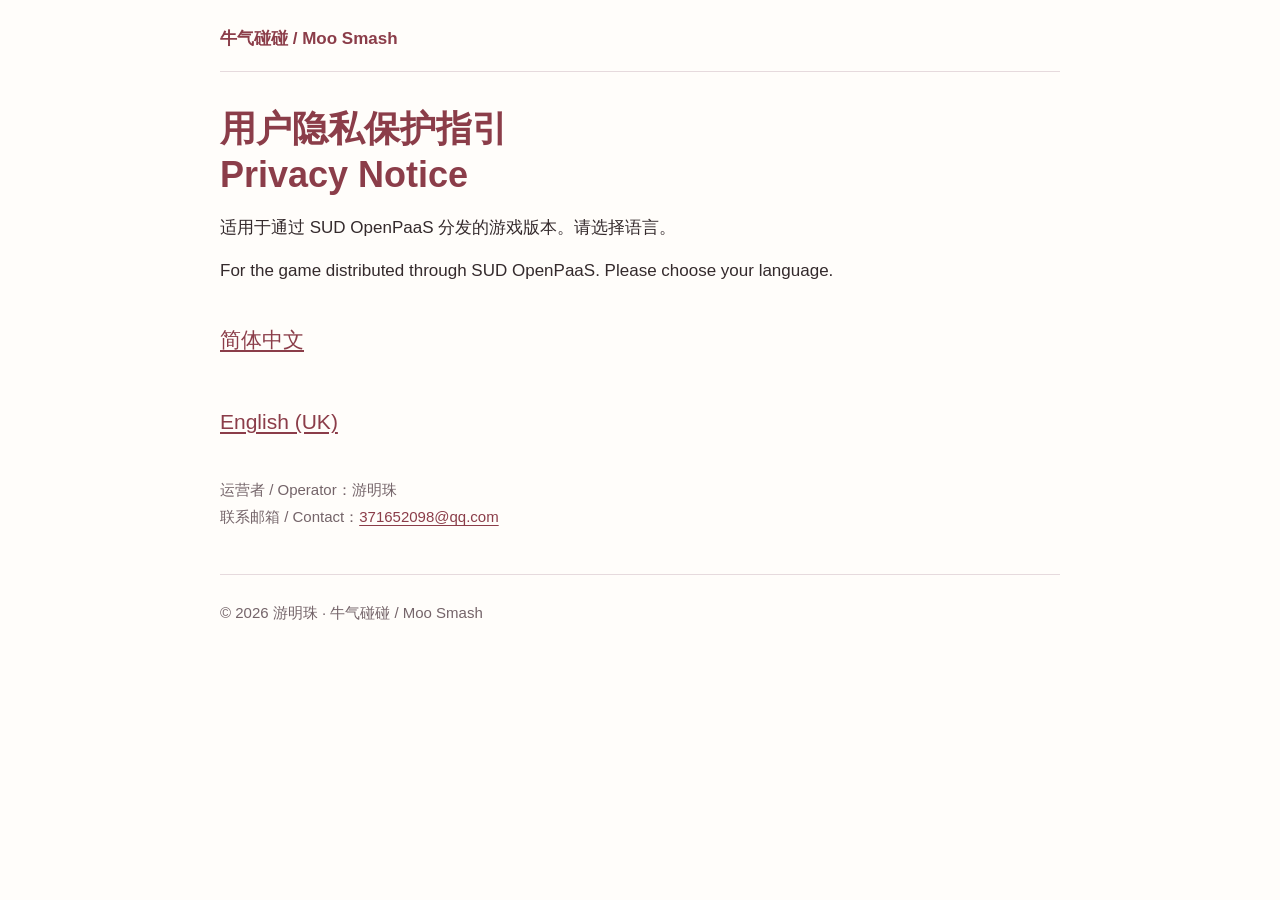
<file: index.html>
<!doctype html>
<html lang="zh-CN">
<head>
  <meta charset="utf-8">
  <meta name="viewport" content="width=device-width, initial-scale=1">
  <meta name="referrer" content="no-referrer">
  <meta name="description" content="牛气碰碰 / Moo Smash 的 OpenPaaS 版用户隐私保护指引。">
  <title>牛气碰碰 / Moo Smash — 隐私保护指引 / Privacy Notice</title>
  <link rel="stylesheet" href="style.css">
</head>
<body>
  <header><a class="brand" href="./">牛气碰碰 / Moo Smash</a></header>
  <main>
    <h1>用户隐私保护指引<br><span lang="en-GB">Privacy Notice</span></h1>
    <p>适用于通过 SUD OpenPaaS 分发的游戏版本。请选择语言。</p>
    <p lang="en-GB">For the game distributed through SUD OpenPaaS. Please choose your language.</p>
    <ul class="language-links">
      <li><a href="zh-CN/" lang="zh-CN" hreflang="zh-CN">简体中文</a></li>
      <li><a href="en-GB/" lang="en-GB" hreflang="en-GB">English (UK)</a></li>
    </ul>
    <p class="meta">运营者 / Operator：游明珠<br>联系邮箱 / Contact：<a href="mailto:371652098@qq.com">371652098@qq.com</a></p>
  </main>
  <footer>© 2026 游明珠 · 牛气碰碰 / Moo Smash</footer>
</body>
</html>
</file>
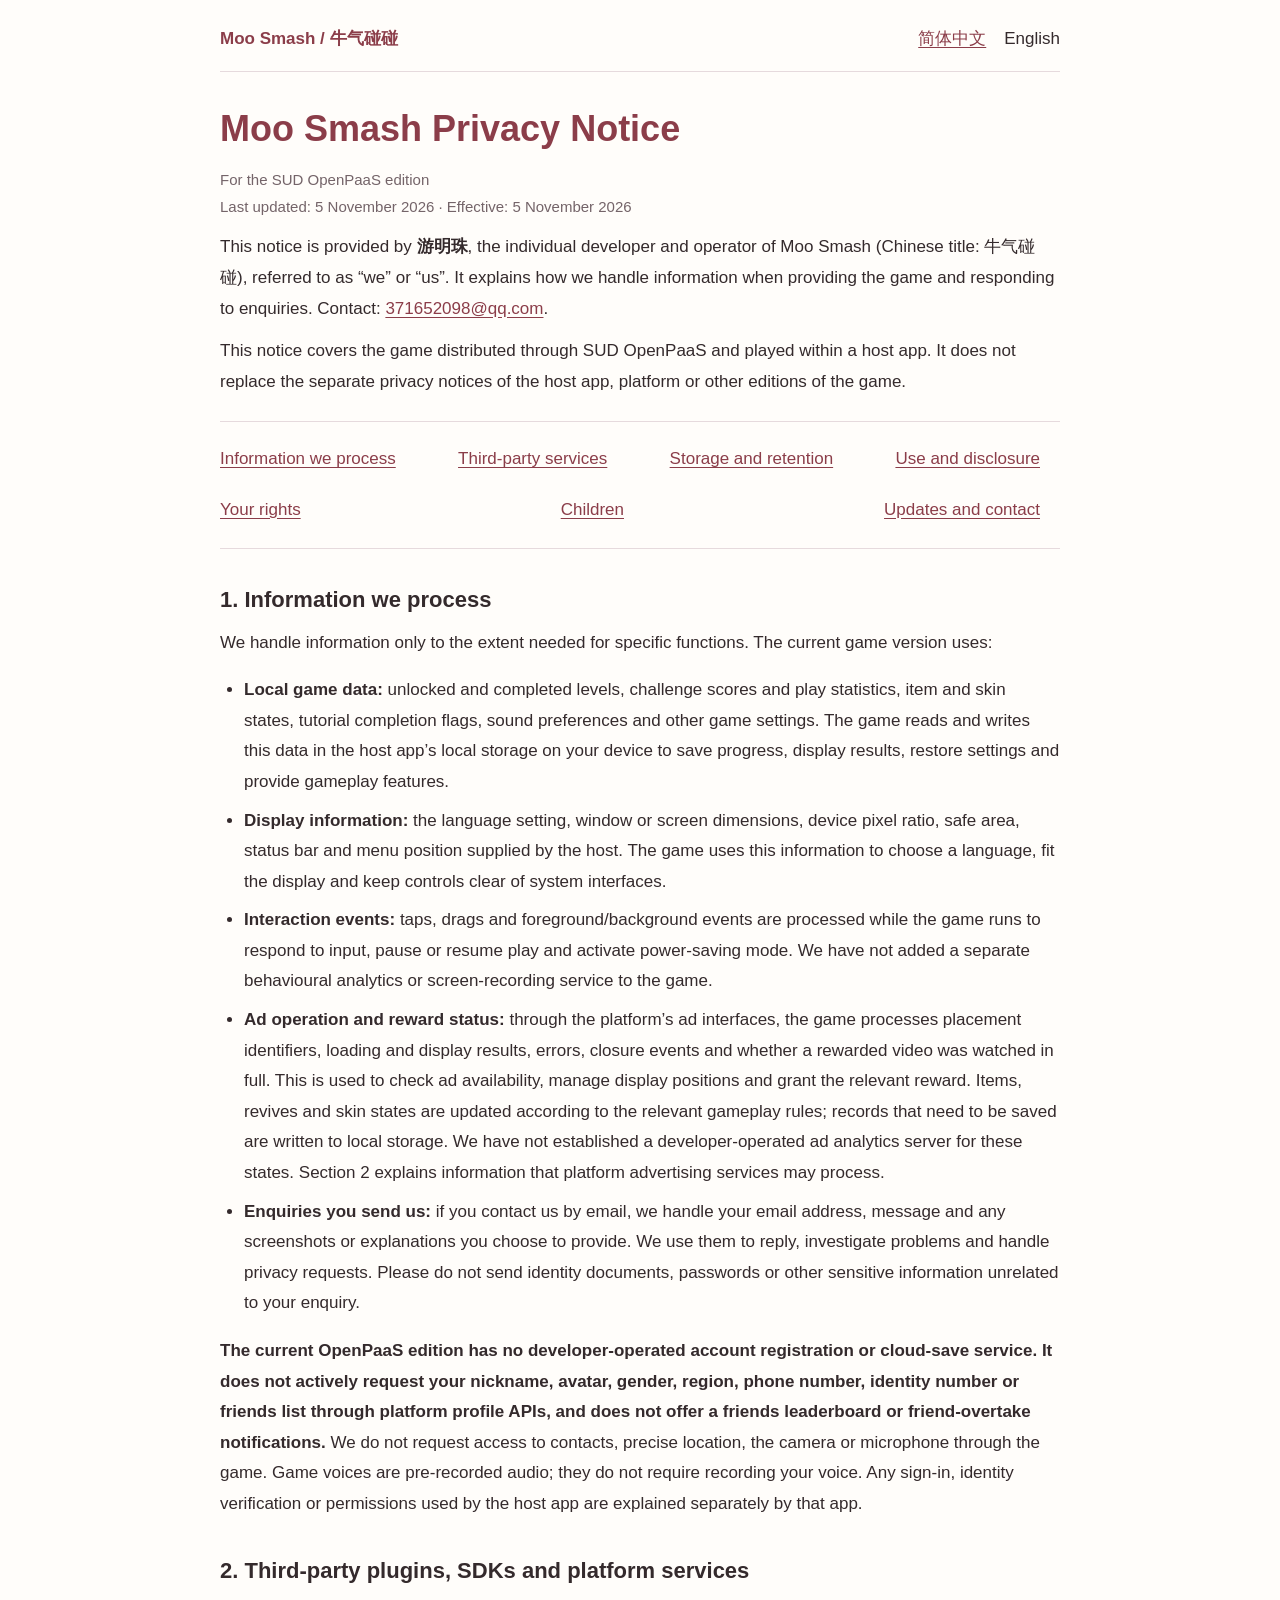
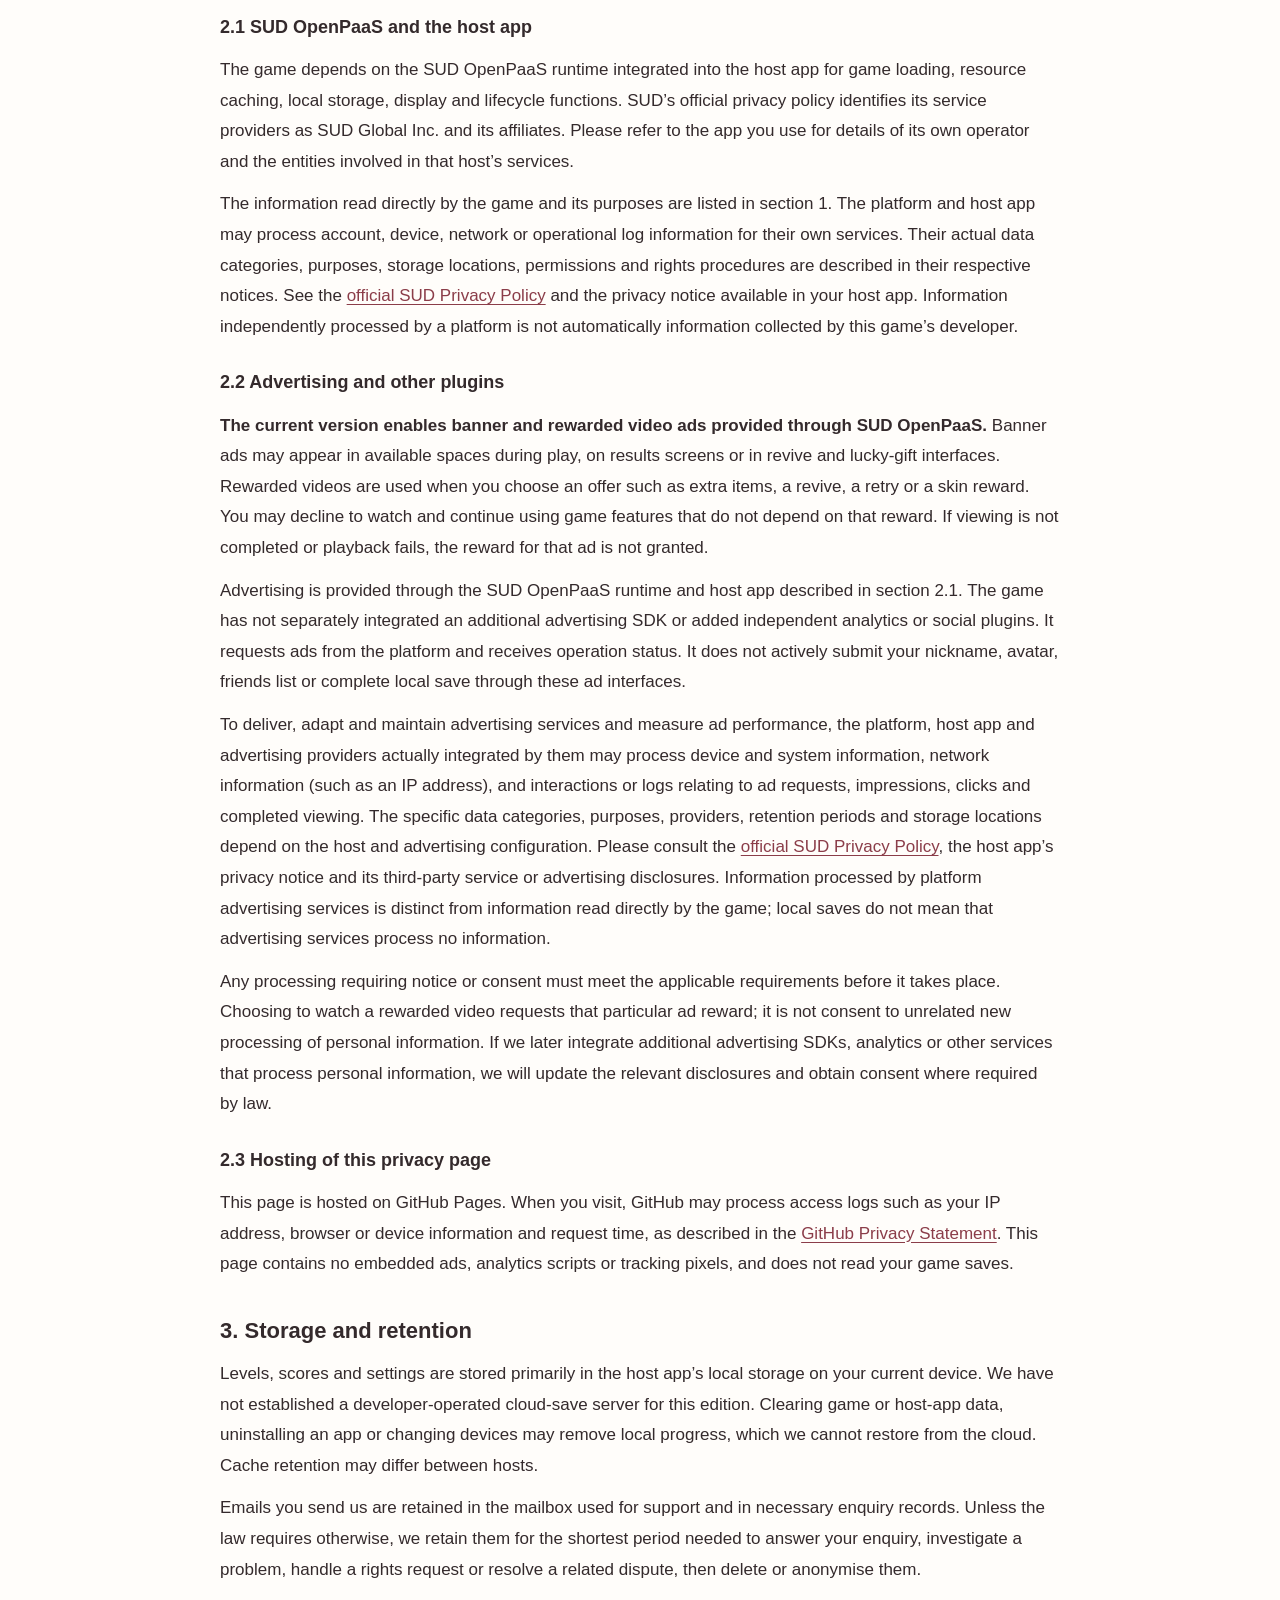
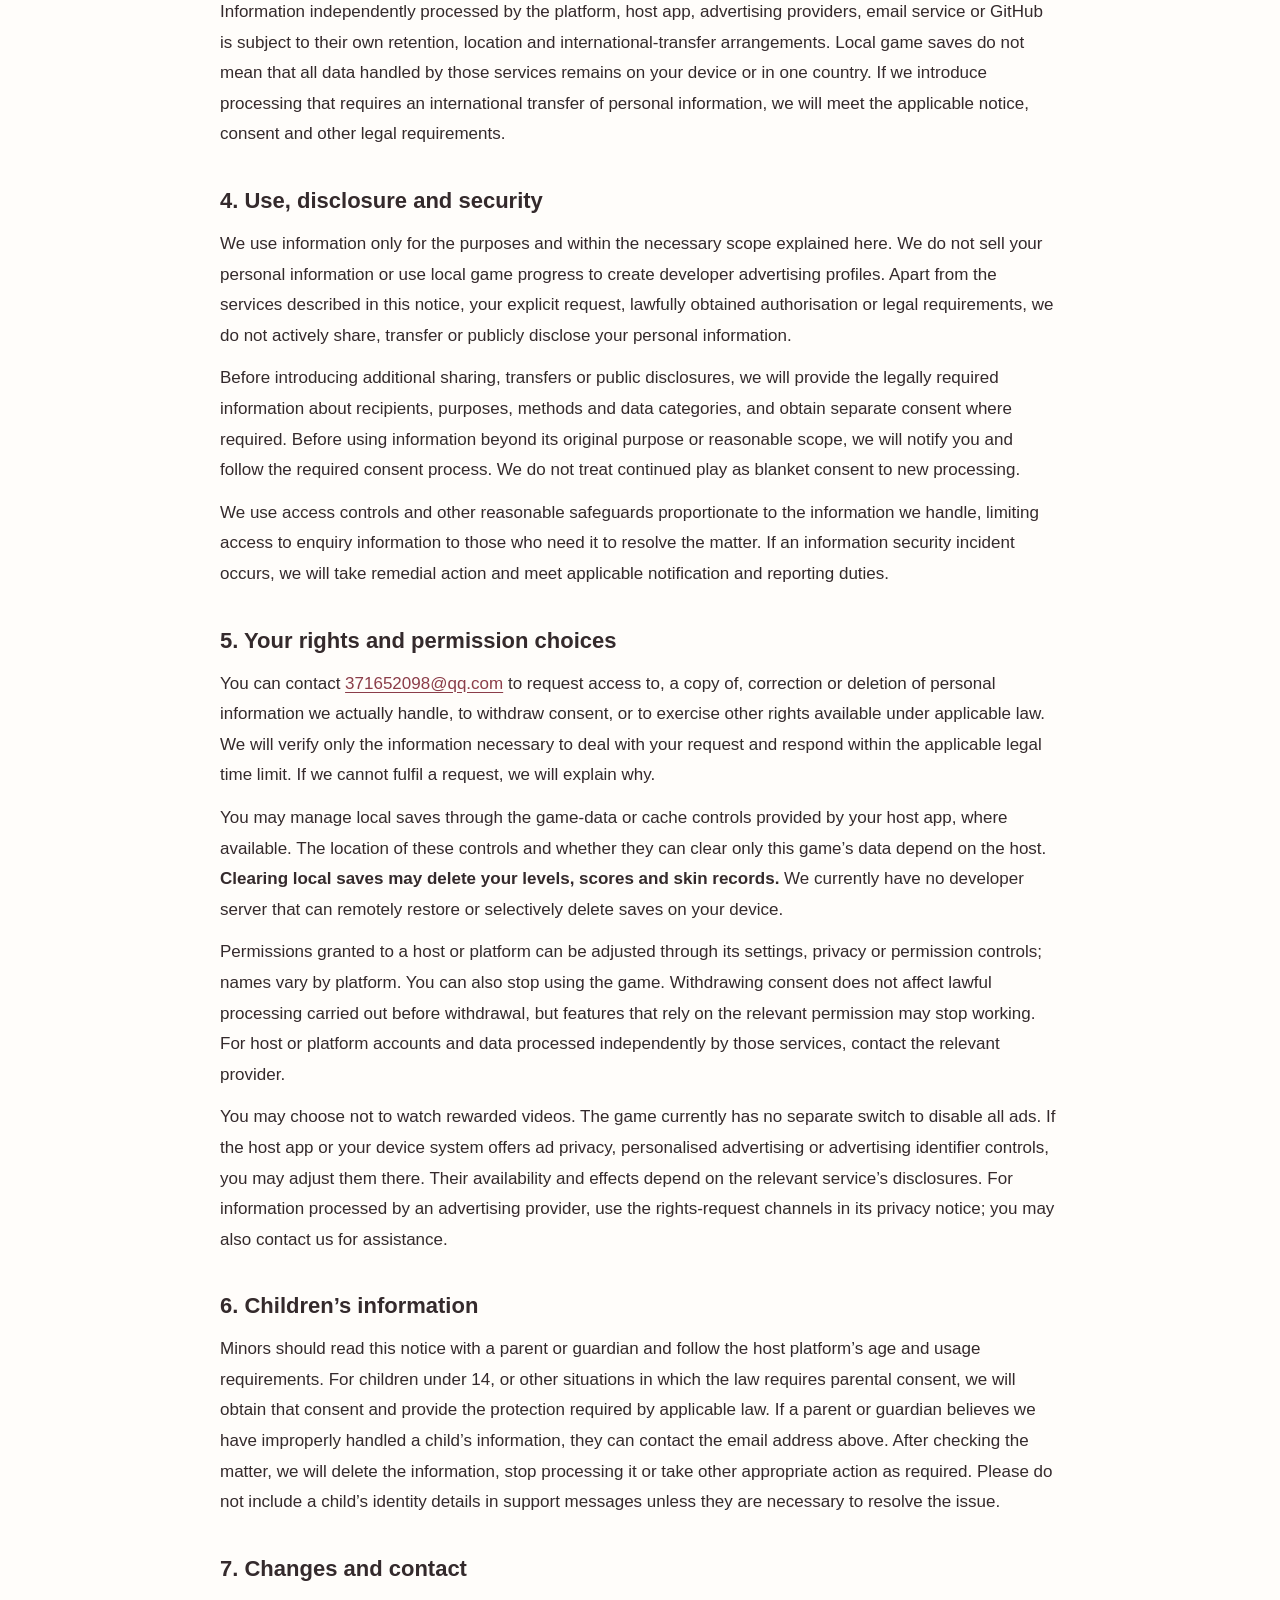
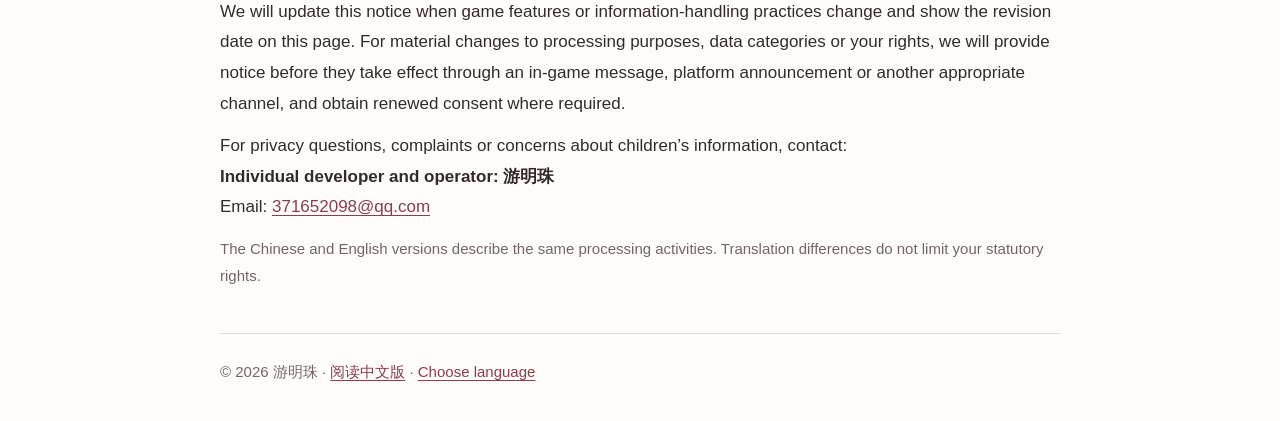
<file: en-GB/index.html>
<!doctype html>
<html lang="en-GB">
<head>
  <meta charset="utf-8">
  <meta name="viewport" content="width=device-width, initial-scale=1">
  <meta name="referrer" content="no-referrer">
  <meta name="description" content="Privacy notice for Moo Smash on SUD OpenPaaS: local saves, platform advertising services, information use, retention and your rights.">
  <title>Moo Smash — Privacy Notice</title>
  <link rel="stylesheet" href="../style.css">
  <link rel="alternate" hreflang="zh-CN" href="../zh-CN/">
</head>
<body>
  <header><nav aria-label="Page navigation"><a class="brand" href="../">Moo Smash / 牛气碰碰</a><div class="languages"><a href="../zh-CN/" lang="zh-CN" hreflang="zh-CN">简体中文</a><span aria-current="page">English</span></div></nav></header>
  <main>
    <h1>Moo Smash Privacy Notice</h1>
    <p class="meta">For the SUD OpenPaaS edition<br>Last updated: 5 November 2026 · Effective: 5 November 2026</p>
    <p>This notice is provided by <strong>游明珠</strong>, the individual developer and operator of Moo Smash (Chinese title: 牛气碰碰), referred to as “we” or “us”. It explains how we handle information when providing the game and responding to enquiries. Contact: <a href="mailto:371652098@qq.com">371652098@qq.com</a>.</p>
    <p>This notice covers the game distributed through SUD OpenPaaS and played within a host app. It does not replace the separate privacy notices of the host app, platform or other editions of the game.</p>
    <nav class="toc" aria-label="Contents"><a href="#information">Information we process</a><a href="#services">Third-party services</a><a href="#storage">Storage and retention</a><a href="#use">Use and disclosure</a><a href="#rights">Your rights</a><a href="#children">Children</a><a href="#updates">Updates and contact</a></nav>

    <h2 id="information">1. Information we process</h2>
    <p>We handle information only to the extent needed for specific functions. The current game version uses:</p>
    <ul>
      <li><strong>Local game data:</strong> unlocked and completed levels, challenge scores and play statistics, item and skin states, tutorial completion flags, sound preferences and other game settings. The game reads and writes this data in the host app’s local storage on your device to save progress, display results, restore settings and provide gameplay features.</li>
      <li><strong>Display information:</strong> the language setting, window or screen dimensions, device pixel ratio, safe area, status bar and menu position supplied by the host. The game uses this information to choose a language, fit the display and keep controls clear of system interfaces.</li>
      <li><strong>Interaction events:</strong> taps, drags and foreground/background events are processed while the game runs to respond to input, pause or resume play and activate power-saving mode. We have not added a separate behavioural analytics or screen-recording service to the game.</li>
      <li><strong>Ad operation and reward status:</strong> through the platform’s ad interfaces, the game processes placement identifiers, loading and display results, errors, closure events and whether a rewarded video was watched in full. This is used to check ad availability, manage display positions and grant the relevant reward. Items, revives and skin states are updated according to the relevant gameplay rules; records that need to be saved are written to local storage. We have not established a developer-operated ad analytics server for these states. Section 2 explains information that platform advertising services may process.</li>
      <li><strong>Enquiries you send us:</strong> if you contact us by email, we handle your email address, message and any screenshots or explanations you choose to provide. We use them to reply, investigate problems and handle privacy requests. Please do not send identity documents, passwords or other sensitive information unrelated to your enquiry.</li>
    </ul>
    <p><strong>The current OpenPaaS edition has no developer-operated account registration or cloud-save service. It does not actively request your nickname, avatar, gender, region, phone number, identity number or friends list through platform profile APIs, and does not offer a friends leaderboard or friend-overtake notifications.</strong> We do not request access to contacts, precise location, the camera or microphone through the game. Game voices are pre-recorded audio; they do not require recording your voice. Any sign-in, identity verification or permissions used by the host app are explained separately by that app.</p>

    <h2 id="services">2. Third-party plugins, SDKs and platform services</h2>
    <h3>2.1 SUD OpenPaaS and the host app</h3>
    <p>The game depends on the SUD OpenPaaS runtime integrated into the host app for game loading, resource caching, local storage, display and lifecycle functions. SUD’s official privacy policy identifies its service providers as SUD Global Inc. and its affiliates. Please refer to the app you use for details of its own operator and the entities involved in that host’s services.</p>
    <p>The information read directly by the game and its purposes are listed in section 1. The platform and host app may process account, device, network or operational log information for their own services. Their actual data categories, purposes, storage locations, permissions and rights procedures are described in their respective notices. See the <a href="https://www.sud.tech/en/privacy" rel="external noreferrer">official SUD Privacy Policy</a> and the privacy notice available in your host app. Information independently processed by a platform is not automatically information collected by this game’s developer.</p>
    <h3>2.2 Advertising and other plugins</h3>
    <p><strong>The current version enables banner and rewarded video ads provided through SUD OpenPaaS.</strong> Banner ads may appear in available spaces during play, on results screens or in revive and lucky-gift interfaces. Rewarded videos are used when you choose an offer such as extra items, a revive, a retry or a skin reward. You may decline to watch and continue using game features that do not depend on that reward. If viewing is not completed or playback fails, the reward for that ad is not granted.</p>
    <p>Advertising is provided through the SUD OpenPaaS runtime and host app described in section 2.1. The game has not separately integrated an additional advertising SDK or added independent analytics or social plugins. It requests ads from the platform and receives operation status. It does not actively submit your nickname, avatar, friends list or complete local save through these ad interfaces.</p>
    <p>To deliver, adapt and maintain advertising services and measure ad performance, the platform, host app and advertising providers actually integrated by them may process device and system information, network information (such as an IP address), and interactions or logs relating to ad requests, impressions, clicks and completed viewing. The specific data categories, purposes, providers, retention periods and storage locations depend on the host and advertising configuration. Please consult the <a href="https://www.sud.tech/en/privacy" rel="external noreferrer">official SUD Privacy Policy</a>, the host app’s privacy notice and its third-party service or advertising disclosures. Information processed by platform advertising services is distinct from information read directly by the game; local saves do not mean that advertising services process no information.</p>
    <p>Any processing requiring notice or consent must meet the applicable requirements before it takes place. Choosing to watch a rewarded video requests that particular ad reward; it is not consent to unrelated new processing of personal information. If we later integrate additional advertising SDKs, analytics or other services that process personal information, we will update the relevant disclosures and obtain consent where required by law.</p>
    <h3>2.3 Hosting of this privacy page</h3>
    <p>This page is hosted on GitHub Pages. When you visit, GitHub may process access logs such as your IP address, browser or device information and request time, as described in the <a href="https://docs.github.com/en/site-policy/privacy-policies/github-general-privacy-statement" rel="external noreferrer">GitHub Privacy Statement</a>. This page contains no embedded ads, analytics scripts or tracking pixels, and does not read your game saves.</p>

    <h2 id="storage">3. Storage and retention</h2>
    <p>Levels, scores and settings are stored primarily in the host app’s local storage on your current device. We have not established a developer-operated cloud-save server for this edition. Clearing game or host-app data, uninstalling an app or changing devices may remove local progress, which we cannot restore from the cloud. Cache retention may differ between hosts.</p>
    <p>Emails you send us are retained in the mailbox used for support and in necessary enquiry records. Unless the law requires otherwise, we retain them for the shortest period needed to answer your enquiry, investigate a problem, handle a rights request or resolve a related dispute, then delete or anonymise them.</p>
    <p>Information independently processed by the platform, host app, advertising providers, email service or GitHub is subject to their own retention, location and international-transfer arrangements. Local game saves do not mean that all data handled by those services remains on your device or in one country. If we introduce processing that requires an international transfer of personal information, we will meet the applicable notice, consent and other legal requirements.</p>

    <h2 id="use">4. Use, disclosure and security</h2>
    <p>We use information only for the purposes and within the necessary scope explained here. We do not sell your personal information or use local game progress to create developer advertising profiles. Apart from the services described in this notice, your explicit request, lawfully obtained authorisation or legal requirements, we do not actively share, transfer or publicly disclose your personal information.</p>
    <p>Before introducing additional sharing, transfers or public disclosures, we will provide the legally required information about recipients, purposes, methods and data categories, and obtain separate consent where required. Before using information beyond its original purpose or reasonable scope, we will notify you and follow the required consent process. We do not treat continued play as blanket consent to new processing.</p>
    <p>We use access controls and other reasonable safeguards proportionate to the information we handle, limiting access to enquiry information to those who need it to resolve the matter. If an information security incident occurs, we will take remedial action and meet applicable notification and reporting duties.</p>

    <h2 id="rights">5. Your rights and permission choices</h2>
    <p>You can contact <a href="mailto:371652098@qq.com">371652098@qq.com</a> to request access to, a copy of, correction or deletion of personal information we actually handle, to withdraw consent, or to exercise other rights available under applicable law. We will verify only the information necessary to deal with your request and respond within the applicable legal time limit. If we cannot fulfil a request, we will explain why.</p>
    <p>You may manage local saves through the game-data or cache controls provided by your host app, where available. The location of these controls and whether they can clear only this game’s data depend on the host. <strong>Clearing local saves may delete your levels, scores and skin records.</strong> We currently have no developer server that can remotely restore or selectively delete saves on your device.</p>
    <p>Permissions granted to a host or platform can be adjusted through its settings, privacy or permission controls; names vary by platform. You can also stop using the game. Withdrawing consent does not affect lawful processing carried out before withdrawal, but features that rely on the relevant permission may stop working. For host or platform accounts and data processed independently by those services, contact the relevant provider.</p>
    <p>You may choose not to watch rewarded videos. The game currently has no separate switch to disable all ads. If the host app or your device system offers ad privacy, personalised advertising or advertising identifier controls, you may adjust them there. Their availability and effects depend on the relevant service’s disclosures. For information processed by an advertising provider, use the rights-request channels in its privacy notice; you may also contact us for assistance.</p>

    <h2 id="children">6. Children’s information</h2>
    <p>Minors should read this notice with a parent or guardian and follow the host platform’s age and usage requirements. For children under 14, or other situations in which the law requires parental consent, we will obtain that consent and provide the protection required by applicable law. If a parent or guardian believes we have improperly handled a child’s information, they can contact the email address above. After checking the matter, we will delete the information, stop processing it or take other appropriate action as required. Please do not include a child’s identity details in support messages unless they are necessary to resolve the issue.</p>

    <h2 id="updates">7. Changes and contact</h2>
    <p>We will update this notice when game features or information-handling practices change and show the revision date on this page. For material changes to processing purposes, data categories or your rights, we will provide notice before they take effect through an in-game message, platform announcement or another appropriate channel, and obtain renewed consent where required.</p>
    <p>For privacy questions, complaints or concerns about children’s information, contact:<br><strong>Individual developer and operator: 游明珠</strong><br>Email: <a href="mailto:371652098@qq.com">371652098@qq.com</a></p>
    <p class="meta">The Chinese and English versions describe the same processing activities. Translation differences do not limit your statutory rights.</p>
  </main>
  <footer>© 2026 游明珠 · <a href="../zh-CN/" lang="zh-CN">阅读中文版</a> · <a href="../">Choose language</a></footer>
</body>
</html>
</file>
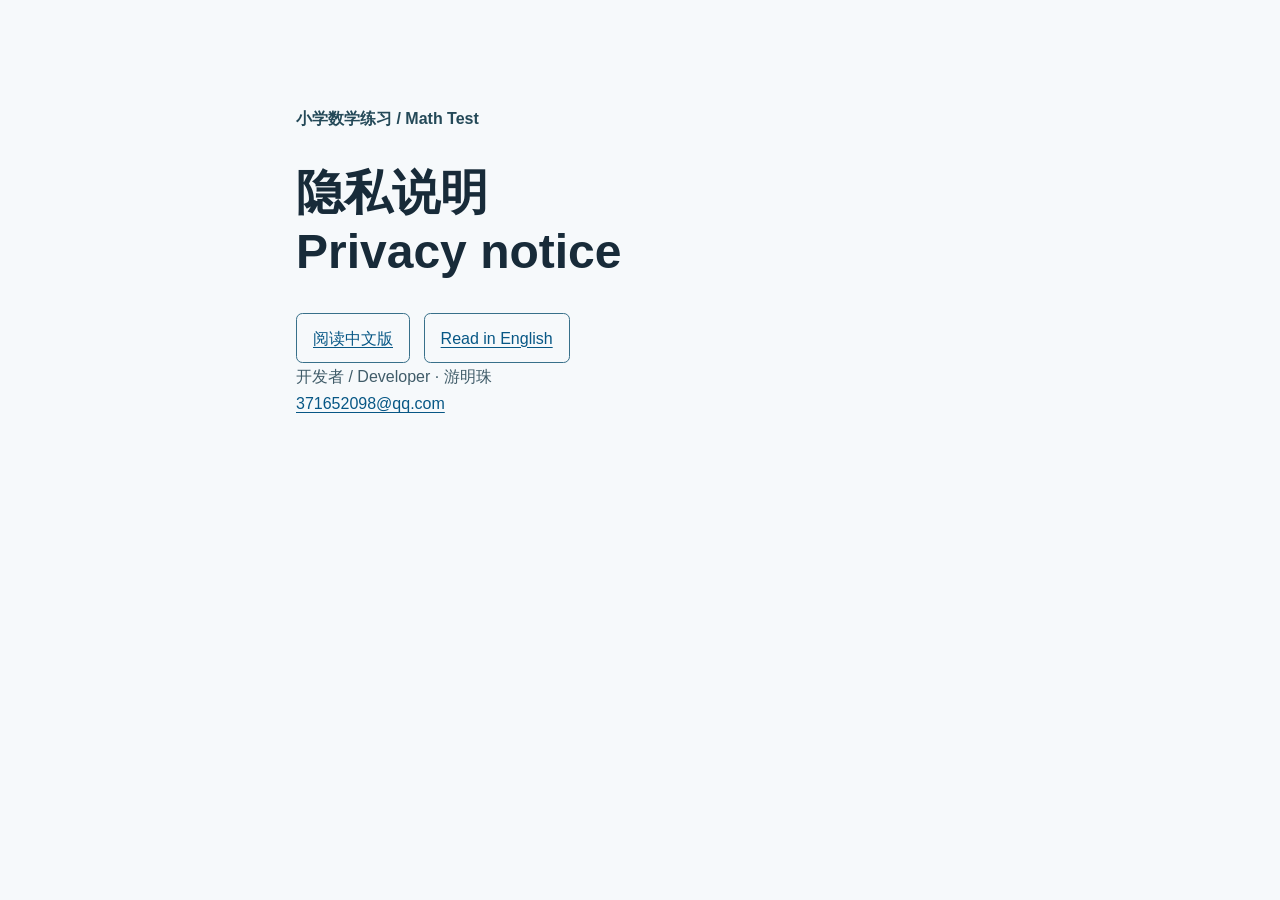
<file: math-test/index.html>
<!doctype html>
<html lang="zh-Hans">
<head>
  <meta charset="utf-8">
  <meta name="referrer" content="no-referrer">
  <meta name="viewport" content="width=device-width, initial-scale=1">
  <title>小学数学练习 / Math Test · 隐私说明 / Privacy notice</title>
  <link rel="stylesheet" href="style.css">
  <link rel="alternate" hreflang="zh-Hans" href="zh.html">
  <link rel="alternate" hreflang="en" href="en.html">
</head>
<body>
  <main class="languages">
    <p class="brand">小学数学练习 <span lang="en">/ Math Test</span></p>
    <h1>隐私说明<br><span lang="en">Privacy notice</span></h1>
    <nav aria-label="选择语言 / Choose a language">
      <a href="zh.html" hreflang="zh-Hans" lang="zh-Hans">阅读中文版</a>
      <a href="en.html" hreflang="en" lang="en">Read in English</a>
    </nav>
    <p class="meta">开发者 / <span lang="en">Developer</span> · 游明珠<br><a href="mailto:371652098@qq.com">371652098@qq.com</a></p>
  </main>
</body>
</html>
</file>
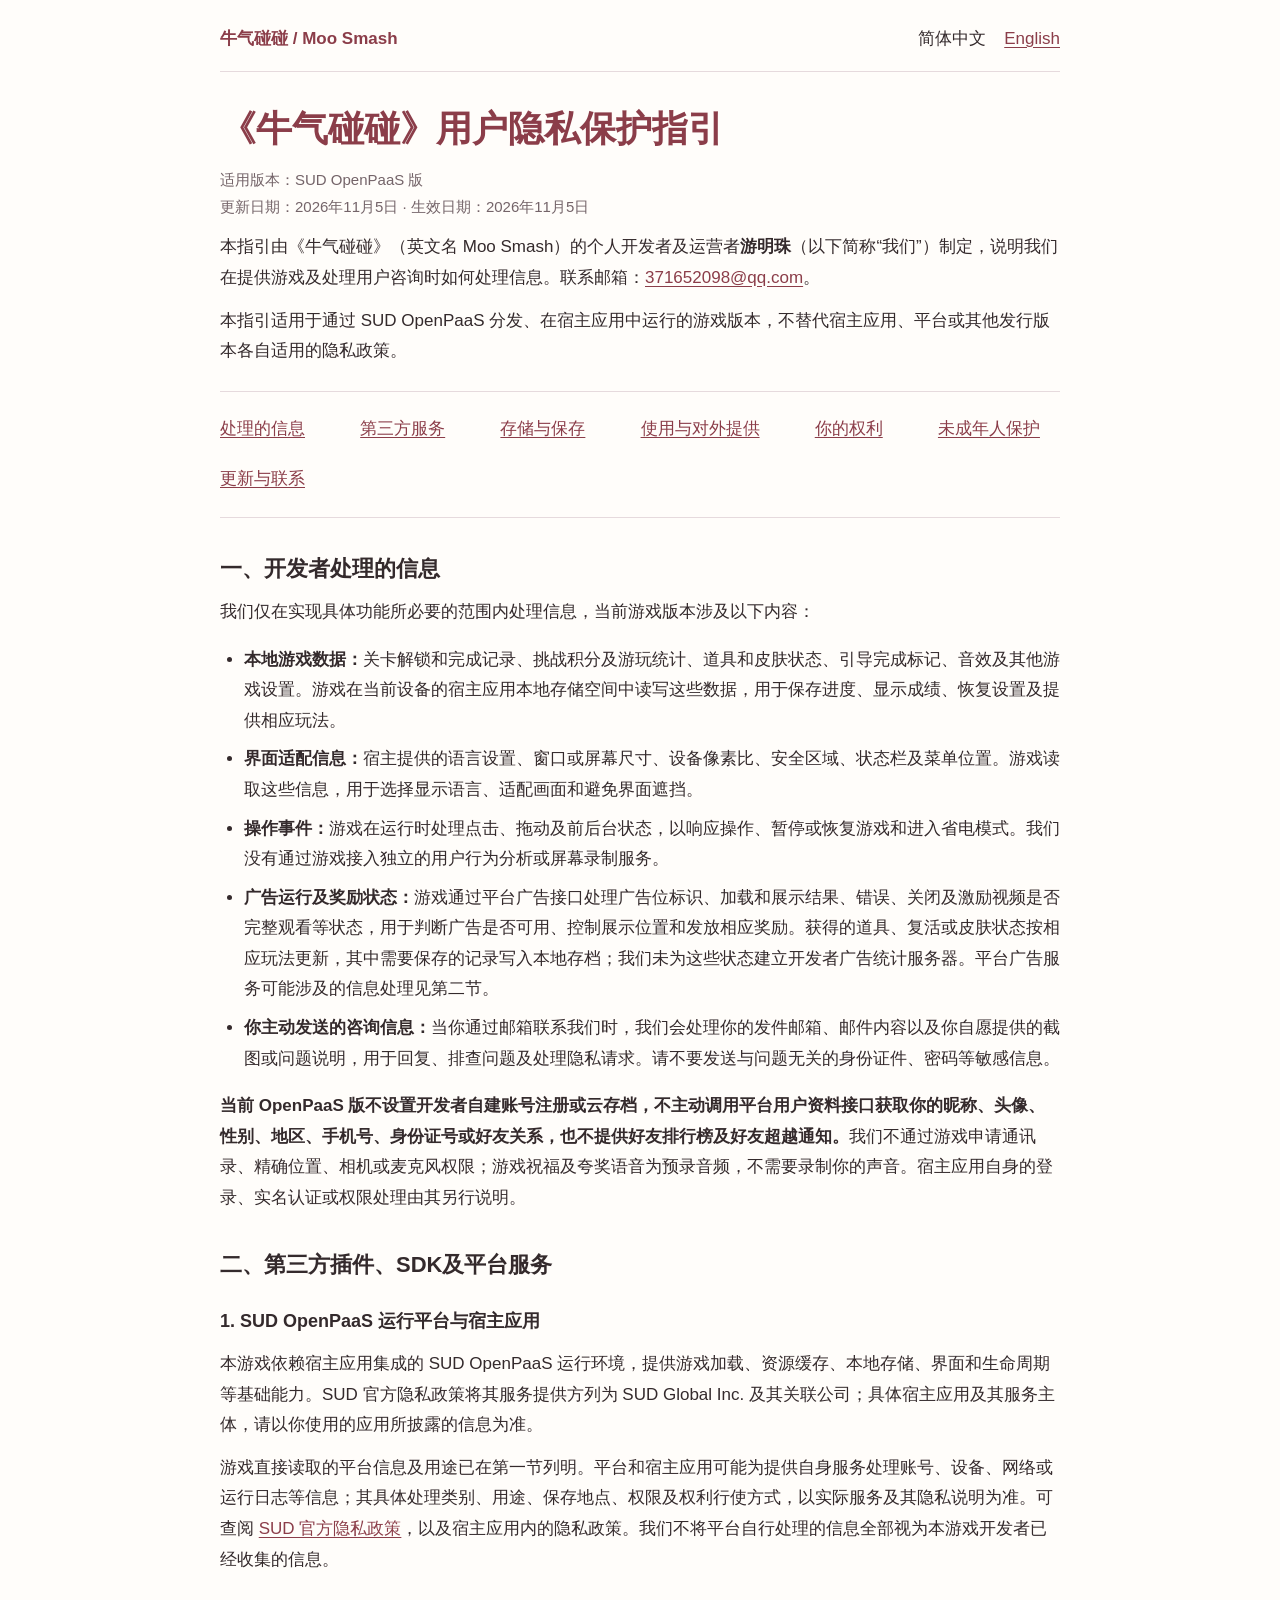
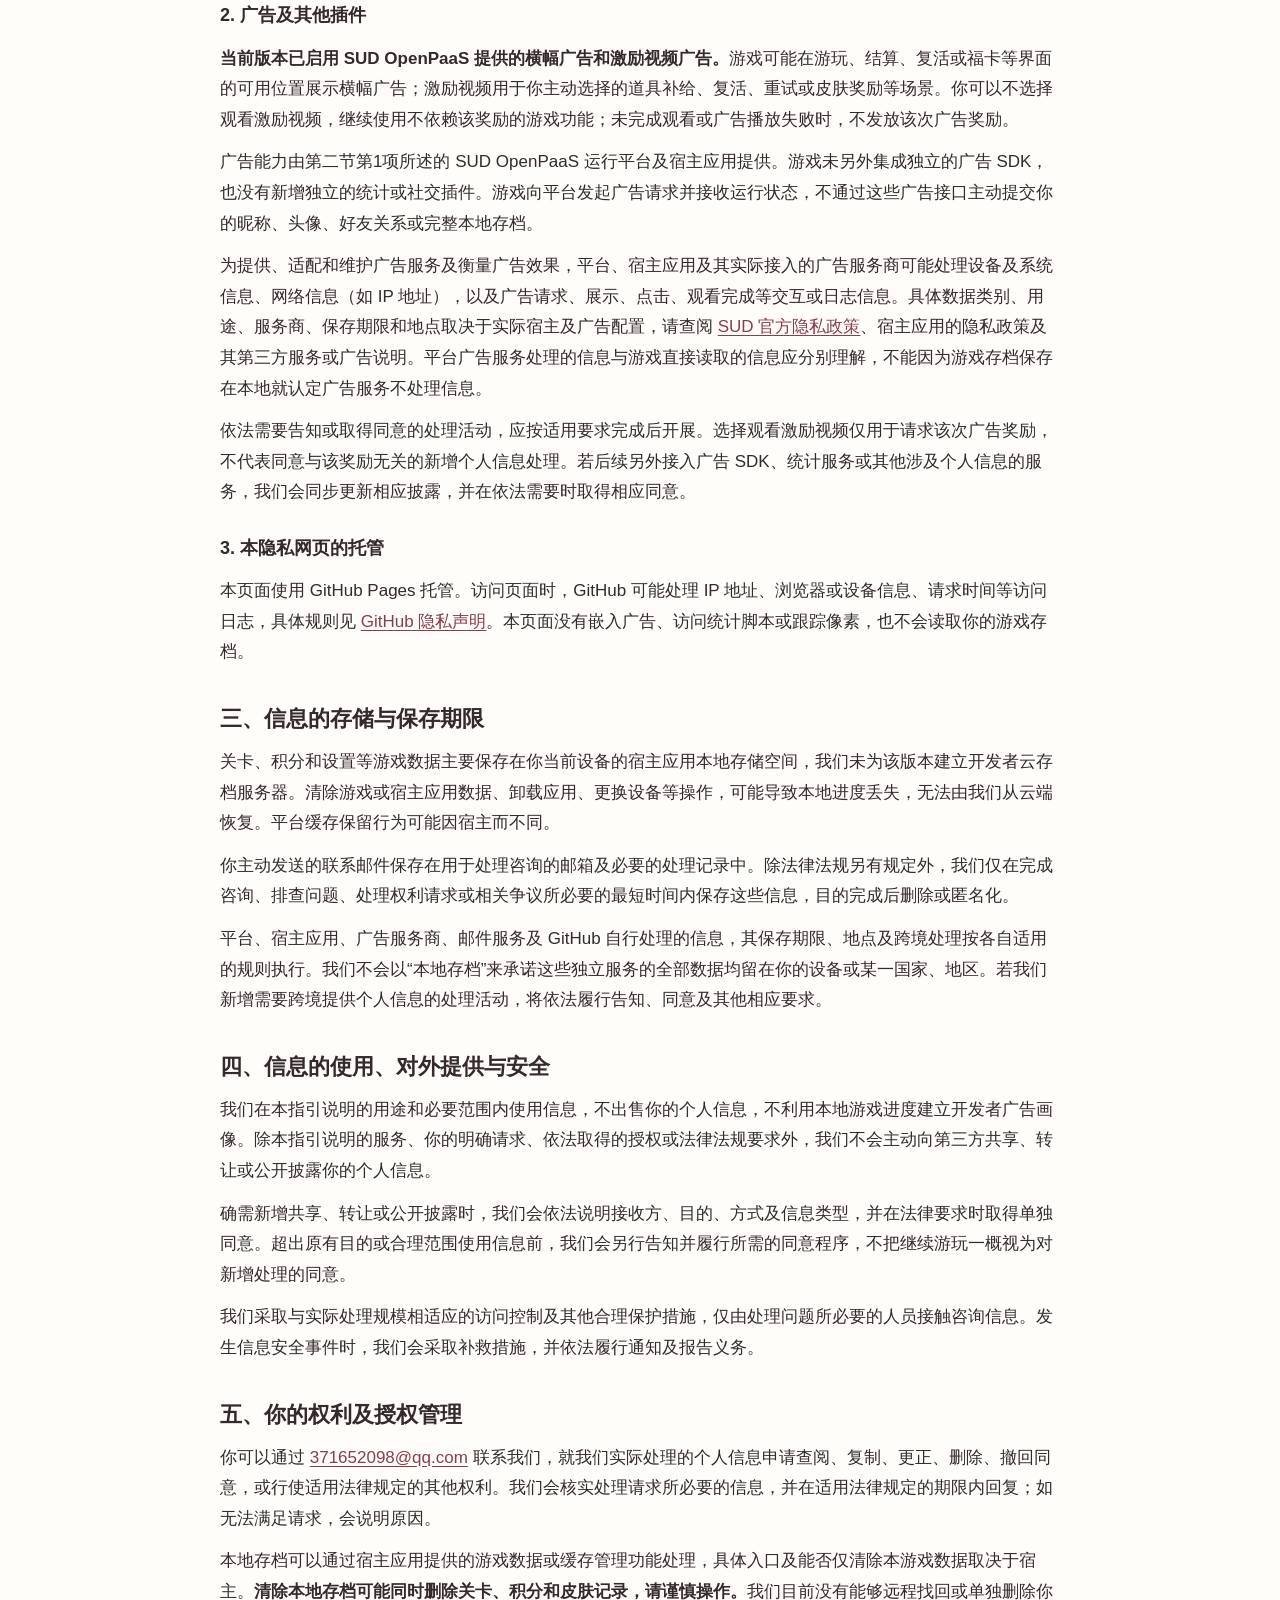
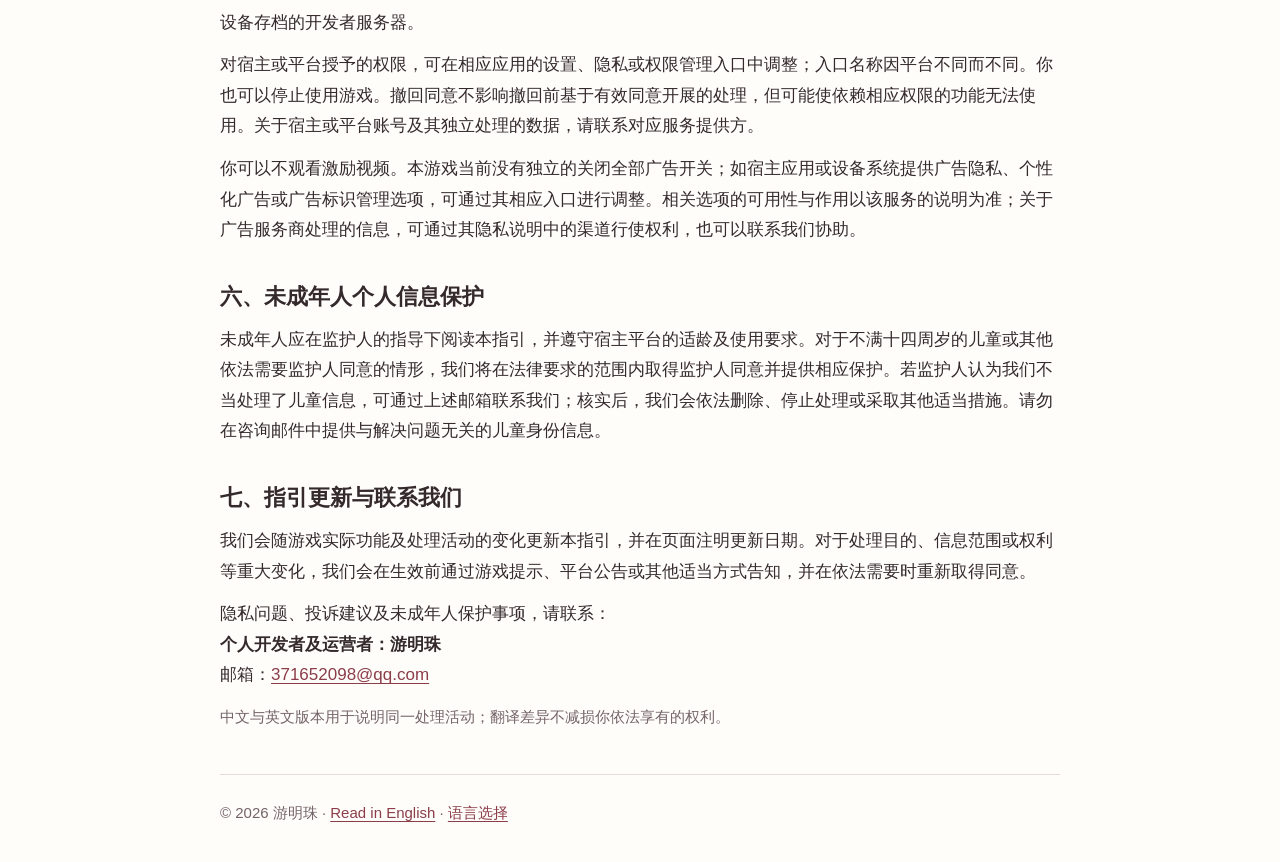
<file: zh-CN/index.html>
<!doctype html>
<html lang="zh-CN">
<head>
  <meta charset="utf-8">
  <meta name="viewport" content="width=device-width, initial-scale=1">
  <meta name="referrer" content="no-referrer">
  <meta name="description" content="牛气碰碰 OpenPaaS 版用户隐私保护指引：本地存档、平台广告服务、信息使用、保存与删除。">
  <title>牛气碰碰 — 用户隐私保护指引</title>
  <link rel="stylesheet" href="../style.css">
  <link rel="alternate" hreflang="en-GB" href="../en-GB/">
</head>
<body>
  <header><nav aria-label="页面导航"><a class="brand" href="../">牛气碰碰 / Moo Smash</a><div class="languages"><span aria-current="page">简体中文</span><a href="../en-GB/" lang="en-GB" hreflang="en-GB">English</a></div></nav></header>
  <main>
    <h1>《牛气碰碰》用户隐私保护指引</h1>
    <p class="meta">适用版本：SUD OpenPaaS 版<br>更新日期：2026年11月5日 · 生效日期：2026年11月5日</p>
    <p>本指引由《牛气碰碰》（英文名 Moo Smash）的个人开发者及运营者<strong>游明珠</strong>（以下简称“我们”）制定，说明我们在提供游戏及处理用户咨询时如何处理信息。联系邮箱：<a href="mailto:371652098@qq.com">371652098@qq.com</a>。</p>
    <p>本指引适用于通过 SUD OpenPaaS 分发、在宿主应用中运行的游戏版本，不替代宿主应用、平台或其他发行版本各自适用的隐私政策。</p>
    <nav class="toc" aria-label="目录"><a href="#information">处理的信息</a><a href="#services">第三方服务</a><a href="#storage">存储与保存</a><a href="#use">使用与对外提供</a><a href="#rights">你的权利</a><a href="#children">未成年人保护</a><a href="#updates">更新与联系</a></nav>

    <h2 id="information">一、开发者处理的信息</h2>
    <p>我们仅在实现具体功能所必要的范围内处理信息，当前游戏版本涉及以下内容：</p>
    <ul>
      <li><strong>本地游戏数据：</strong>关卡解锁和完成记录、挑战积分及游玩统计、道具和皮肤状态、引导完成标记、音效及其他游戏设置。游戏在当前设备的宿主应用本地存储空间中读写这些数据，用于保存进度、显示成绩、恢复设置及提供相应玩法。</li>
      <li><strong>界面适配信息：</strong>宿主提供的语言设置、窗口或屏幕尺寸、设备像素比、安全区域、状态栏及菜单位置。游戏读取这些信息，用于选择显示语言、适配画面和避免界面遮挡。</li>
      <li><strong>操作事件：</strong>游戏在运行时处理点击、拖动及前后台状态，以响应操作、暂停或恢复游戏和进入省电模式。我们没有通过游戏接入独立的用户行为分析或屏幕录制服务。</li>
      <li><strong>广告运行及奖励状态：</strong>游戏通过平台广告接口处理广告位标识、加载和展示结果、错误、关闭及激励视频是否完整观看等状态，用于判断广告是否可用、控制展示位置和发放相应奖励。获得的道具、复活或皮肤状态按相应玩法更新，其中需要保存的记录写入本地存档；我们未为这些状态建立开发者广告统计服务器。平台广告服务可能涉及的信息处理见第二节。</li>
      <li><strong>你主动发送的咨询信息：</strong>当你通过邮箱联系我们时，我们会处理你的发件邮箱、邮件内容以及你自愿提供的截图或问题说明，用于回复、排查问题及处理隐私请求。请不要发送与问题无关的身份证件、密码等敏感信息。</li>
    </ul>
    <p><strong>当前 OpenPaaS 版不设置开发者自建账号注册或云存档，不主动调用平台用户资料接口获取你的昵称、头像、性别、地区、手机号、身份证号或好友关系，也不提供好友排行榜及好友超越通知。</strong>我们不通过游戏申请通讯录、精确位置、相机或麦克风权限；游戏祝福及夸奖语音为预录音频，不需要录制你的声音。宿主应用自身的登录、实名认证或权限处理由其另行说明。</p>

    <h2 id="services">二、第三方插件、SDK及平台服务</h2>
    <h3>1. SUD OpenPaaS 运行平台与宿主应用</h3>
    <p>本游戏依赖宿主应用集成的 SUD OpenPaaS 运行环境，提供游戏加载、资源缓存、本地存储、界面和生命周期等基础能力。SUD 官方隐私政策将其服务提供方列为 SUD Global Inc. 及其关联公司；具体宿主应用及其服务主体，请以你使用的应用所披露的信息为准。</p>
    <p>游戏直接读取的平台信息及用途已在第一节列明。平台和宿主应用可能为提供自身服务处理账号、设备、网络或运行日志等信息；其具体处理类别、用途、保存地点、权限及权利行使方式，以实际服务及其隐私说明为准。可查阅 <a href="https://www.sud.tech/en/privacy" rel="external noreferrer">SUD 官方隐私政策</a>，以及宿主应用内的隐私政策。我们不将平台自行处理的信息全部视为本游戏开发者已经收集的信息。</p>
    <h3>2. 广告及其他插件</h3>
    <p><strong>当前版本已启用 SUD OpenPaaS 提供的横幅广告和激励视频广告。</strong>游戏可能在游玩、结算、复活或福卡等界面的可用位置展示横幅广告；激励视频用于你主动选择的道具补给、复活、重试或皮肤奖励等场景。你可以不选择观看激励视频，继续使用不依赖该奖励的游戏功能；未完成观看或广告播放失败时，不发放该次广告奖励。</p>
    <p>广告能力由第二节第1项所述的 SUD OpenPaaS 运行平台及宿主应用提供。游戏未另外集成独立的广告 SDK，也没有新增独立的统计或社交插件。游戏向平台发起广告请求并接收运行状态，不通过这些广告接口主动提交你的昵称、头像、好友关系或完整本地存档。</p>
    <p>为提供、适配和维护广告服务及衡量广告效果，平台、宿主应用及其实际接入的广告服务商可能处理设备及系统信息、网络信息（如 IP 地址），以及广告请求、展示、点击、观看完成等交互或日志信息。具体数据类别、用途、服务商、保存期限和地点取决于实际宿主及广告配置，请查阅 <a href="https://www.sud.tech/en/privacy" rel="external noreferrer">SUD 官方隐私政策</a>、宿主应用的隐私政策及其第三方服务或广告说明。平台广告服务处理的信息与游戏直接读取的信息应分别理解，不能因为游戏存档保存在本地就认定广告服务不处理信息。</p>
    <p>依法需要告知或取得同意的处理活动，应按适用要求完成后开展。选择观看激励视频仅用于请求该次广告奖励，不代表同意与该奖励无关的新增个人信息处理。若后续另外接入广告 SDK、统计服务或其他涉及个人信息的服务，我们会同步更新相应披露，并在依法需要时取得相应同意。</p>
    <h3>3. 本隐私网页的托管</h3>
    <p>本页面使用 GitHub Pages 托管。访问页面时，GitHub 可能处理 IP 地址、浏览器或设备信息、请求时间等访问日志，具体规则见 <a href="https://docs.github.com/en/site-policy/privacy-policies/github-general-privacy-statement" rel="external noreferrer">GitHub 隐私声明</a>。本页面没有嵌入广告、访问统计脚本或跟踪像素，也不会读取你的游戏存档。</p>

    <h2 id="storage">三、信息的存储与保存期限</h2>
    <p>关卡、积分和设置等游戏数据主要保存在你当前设备的宿主应用本地存储空间，我们未为该版本建立开发者云存档服务器。清除游戏或宿主应用数据、卸载应用、更换设备等操作，可能导致本地进度丢失，无法由我们从云端恢复。平台缓存保留行为可能因宿主而不同。</p>
    <p>你主动发送的联系邮件保存在用于处理咨询的邮箱及必要的处理记录中。除法律法规另有规定外，我们仅在完成咨询、排查问题、处理权利请求或相关争议所必要的最短时间内保存这些信息，目的完成后删除或匿名化。</p>
    <p>平台、宿主应用、广告服务商、邮件服务及 GitHub 自行处理的信息，其保存期限、地点及跨境处理按各自适用的规则执行。我们不会以“本地存档”来承诺这些独立服务的全部数据均留在你的设备或某一国家、地区。若我们新增需要跨境提供个人信息的处理活动，将依法履行告知、同意及其他相应要求。</p>

    <h2 id="use">四、信息的使用、对外提供与安全</h2>
    <p>我们在本指引说明的用途和必要范围内使用信息，不出售你的个人信息，不利用本地游戏进度建立开发者广告画像。除本指引说明的服务、你的明确请求、依法取得的授权或法律法规要求外，我们不会主动向第三方共享、转让或公开披露你的个人信息。</p>
    <p>确需新增共享、转让或公开披露时，我们会依法说明接收方、目的、方式及信息类型，并在法律要求时取得单独同意。超出原有目的或合理范围使用信息前，我们会另行告知并履行所需的同意程序，不把继续游玩一概视为对新增处理的同意。</p>
    <p>我们采取与实际处理规模相适应的访问控制及其他合理保护措施，仅由处理问题所必要的人员接触咨询信息。发生信息安全事件时，我们会采取补救措施，并依法履行通知及报告义务。</p>

    <h2 id="rights">五、你的权利及授权管理</h2>
    <p>你可以通过 <a href="mailto:371652098@qq.com">371652098@qq.com</a> 联系我们，就我们实际处理的个人信息申请查阅、复制、更正、删除、撤回同意，或行使适用法律规定的其他权利。我们会核实处理请求所必要的信息，并在适用法律规定的期限内回复；如无法满足请求，会说明原因。</p>
    <p>本地存档可以通过宿主应用提供的游戏数据或缓存管理功能处理，具体入口及能否仅清除本游戏数据取决于宿主。<strong>清除本地存档可能同时删除关卡、积分和皮肤记录，请谨慎操作。</strong>我们目前没有能够远程找回或单独删除你设备存档的开发者服务器。</p>
    <p>对宿主或平台授予的权限，可在相应应用的设置、隐私或权限管理入口中调整；入口名称因平台不同而不同。你也可以停止使用游戏。撤回同意不影响撤回前基于有效同意开展的处理，但可能使依赖相应权限的功能无法使用。关于宿主或平台账号及其独立处理的数据，请联系对应服务提供方。</p>
    <p>你可以不观看激励视频。本游戏当前没有独立的关闭全部广告开关；如宿主应用或设备系统提供广告隐私、个性化广告或广告标识管理选项，可通过其相应入口进行调整。相关选项的可用性与作用以该服务的说明为准；关于广告服务商处理的信息，可通过其隐私说明中的渠道行使权利，也可以联系我们协助。</p>

    <h2 id="children">六、未成年人个人信息保护</h2>
    <p>未成年人应在监护人的指导下阅读本指引，并遵守宿主平台的适龄及使用要求。对于不满十四周岁的儿童或其他依法需要监护人同意的情形，我们将在法律要求的范围内取得监护人同意并提供相应保护。若监护人认为我们不当处理了儿童信息，可通过上述邮箱联系我们；核实后，我们会依法删除、停止处理或采取其他适当措施。请勿在咨询邮件中提供与解决问题无关的儿童身份信息。</p>

    <h2 id="updates">七、指引更新与联系我们</h2>
    <p>我们会随游戏实际功能及处理活动的变化更新本指引，并在页面注明更新日期。对于处理目的、信息范围或权利等重大变化，我们会在生效前通过游戏提示、平台公告或其他适当方式告知，并在依法需要时重新取得同意。</p>
    <p>隐私问题、投诉建议及未成年人保护事项，请联系：<br><strong>个人开发者及运营者：游明珠</strong><br>邮箱：<a href="mailto:371652098@qq.com">371652098@qq.com</a></p>
    <p class="meta">中文与英文版本用于说明同一处理活动；翻译差异不减损你依法享有的权利。</p>
  </main>
  <footer>© 2026 游明珠 · <a href="../en-GB/" lang="en-GB">Read in English</a> · <a href="../">语言选择</a></footer>
</body>
</html>
</file>
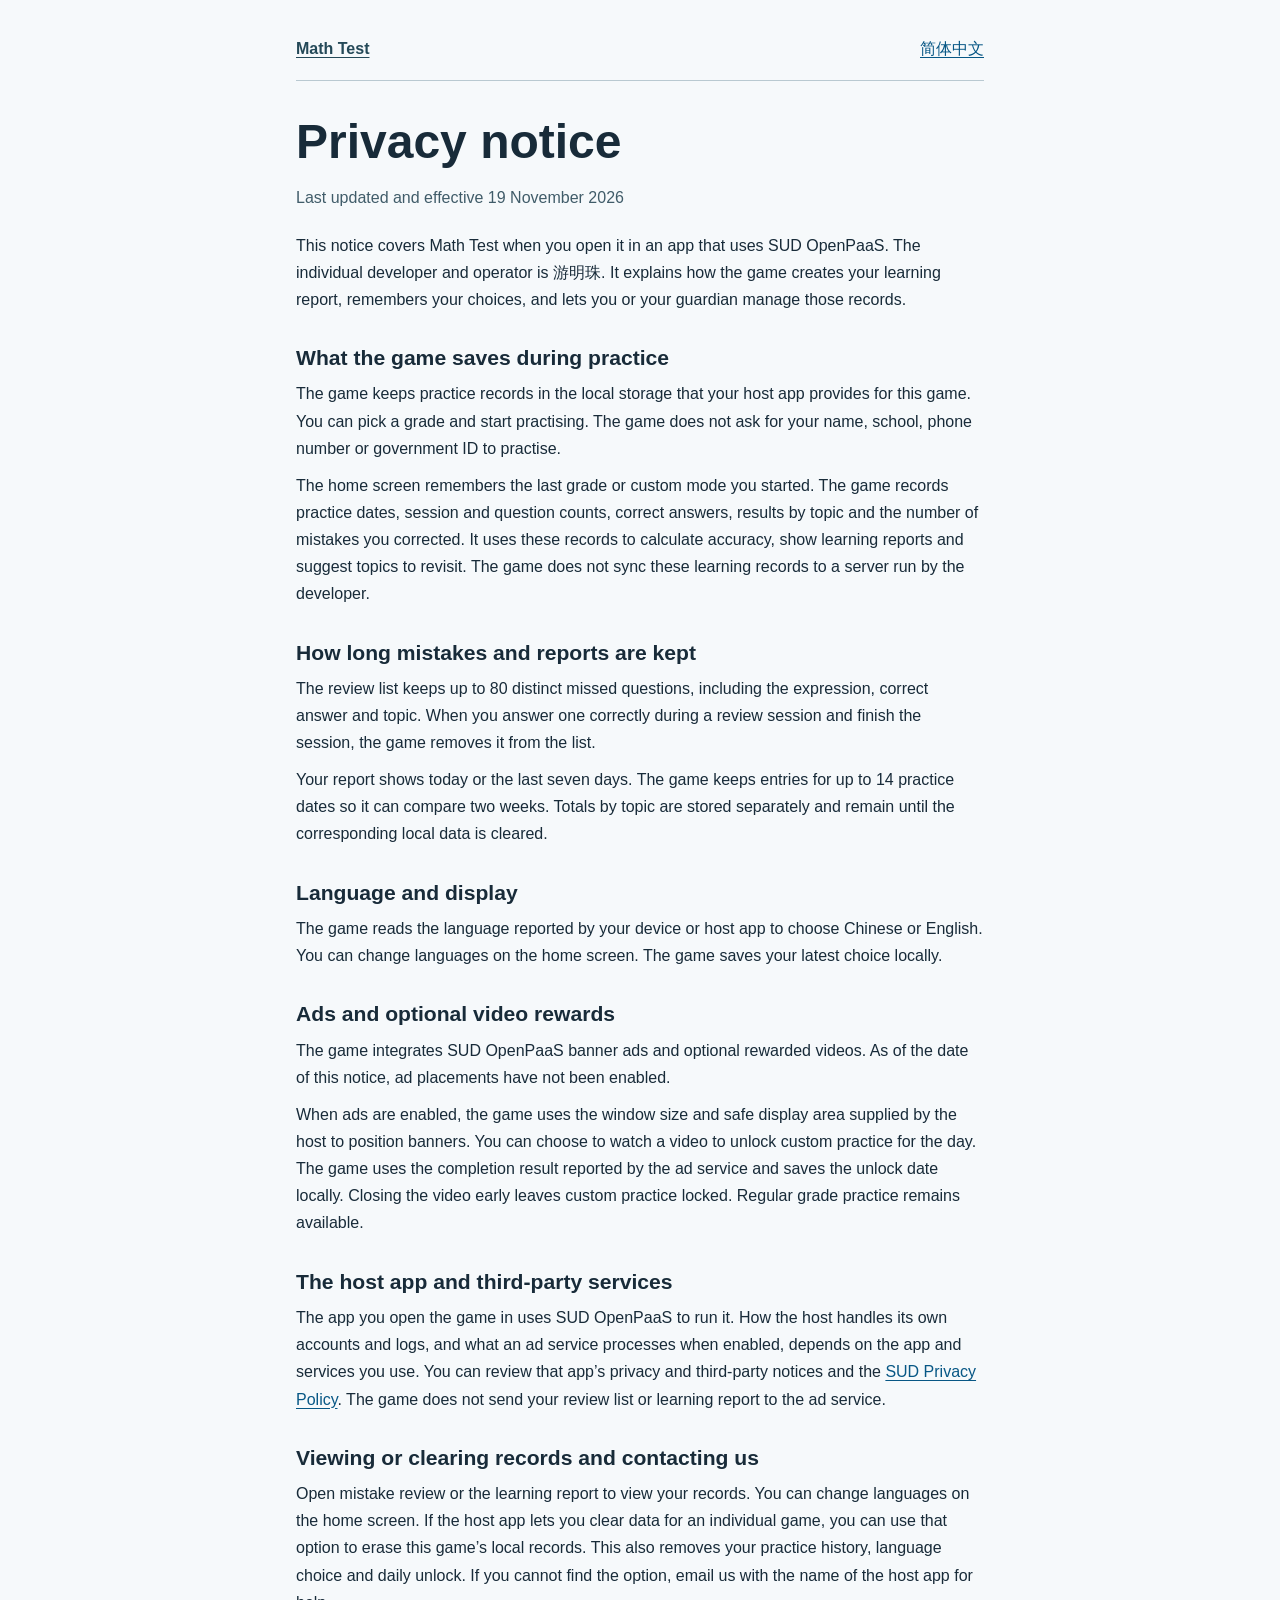
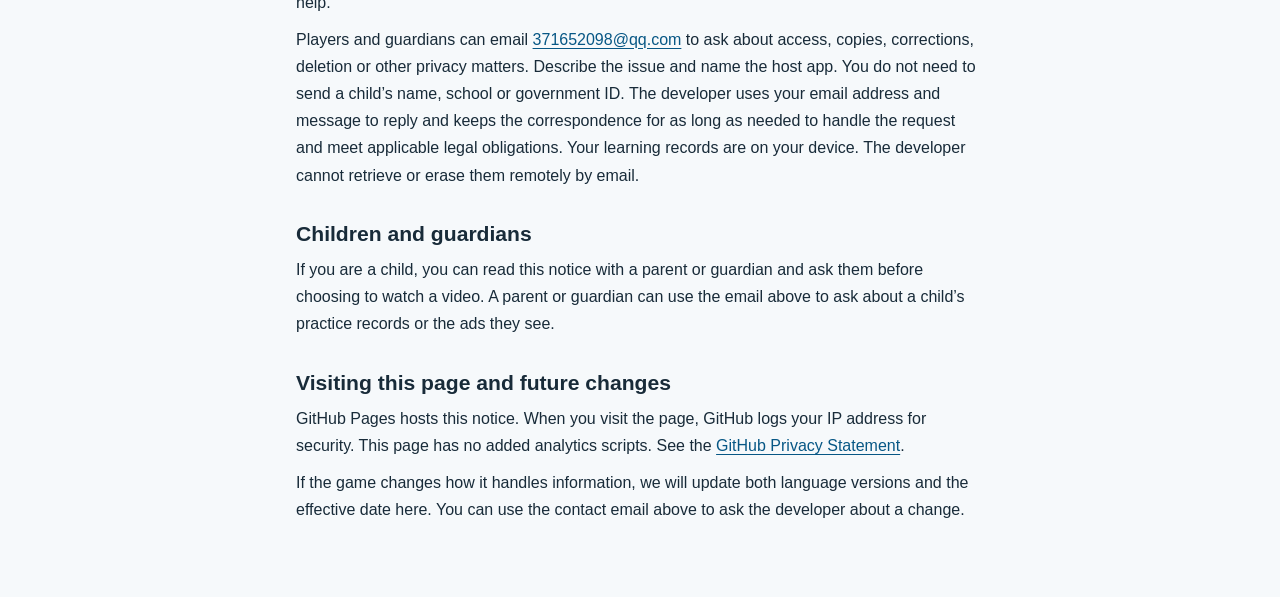
<file: math-test/en.html>
<!doctype html>
<html lang="en">
<head>
  <meta charset="utf-8">
  <meta name="referrer" content="no-referrer">
  <meta name="viewport" content="width=device-width, initial-scale=1">
  <title>Math Test Privacy Notice</title>
  <link rel="stylesheet" href="style.css">
  <link rel="alternate" hreflang="zh-Hans" href="zh.html">
  <link rel="alternate" hreflang="en" href="en.html">
</head>
<body>
  <header class="bar"><a href="index.html" class="brand">Math Test</a><a href="zh.html" lang="zh-Hans" hreflang="zh-Hans">简体中文</a></header>
  <main>
    <h1>Privacy notice</h1>
    <p class="meta">Last updated and effective <time datetime="2026-11-19">19 November 2026</time></p>
    <p>This notice covers Math Test when you open it in an app that uses SUD OpenPaaS. The individual developer and operator is <span lang="zh-Hans">游明珠</span>. It explains how the game creates your learning report, remembers your choices, and lets you or your guardian manage those records.</p>
    <section>
      <h2>What the game saves during practice</h2>
      <p>The game keeps practice records in the local storage that your host app provides for this game. You can pick a grade and start practising. The game does not ask for your name, school, phone number or government ID to practise.</p>
      <p>The home screen remembers the last grade or custom mode you started. The game records practice dates, session and question counts, correct answers, results by topic and the number of mistakes you corrected. It uses these records to calculate accuracy, show learning reports and suggest topics to revisit. The game does not sync these learning records to a server run by the developer.</p>
    </section>
    <section>
      <h2>How long mistakes and reports are kept</h2>
      <p>The review list keeps up to 80 distinct missed questions, including the expression, correct answer and topic. When you answer one correctly during a review session and finish the session, the game removes it from the list.</p>
      <p>Your report shows today or the last seven days. The game keeps entries for up to 14 practice dates so it can compare two weeks. Totals by topic are stored separately and remain until the corresponding local data is cleared.</p>
    </section>
    <section>
      <h2>Language and display</h2>
      <p>The game reads the language reported by your device or host app to choose Chinese or English. You can change languages on the home screen. The game saves your latest choice locally.</p>
    </section>
    <section>
      <h2>Ads and optional video rewards</h2>
      <p>The game integrates SUD OpenPaaS banner ads and optional rewarded videos. As of the date of this notice, ad placements have not been enabled.</p>
      <p>When ads are enabled, the game uses the window size and safe display area supplied by the host to position banners. You can choose to watch a video to unlock custom practice for the day. The game uses the completion result reported by the ad service and saves the unlock date locally. Closing the video early leaves custom practice locked. Regular grade practice remains available.</p>
    </section>
    <section>
      <h2>The host app and third-party services</h2>
      <p>The app you open the game in uses SUD OpenPaaS to run it. How the host handles its own accounts and logs, and what an ad service processes when enabled, depends on the app and services you use. You can review that app’s privacy and third-party notices and the <a href="https://www.sud.tech/en/privacy">SUD Privacy Policy</a>. The game does not send your review list or learning report to the ad service.</p>
    </section>
    <section>
      <h2>Viewing or clearing records and contacting us</h2>
      <p>Open mistake review or the learning report to view your records. You can change languages on the home screen. If the host app lets you clear data for an individual game, you can use that option to erase this game’s local records. This also removes your practice history, language choice and daily unlock. If you cannot find the option, email us with the name of the host app for help.</p>
      <p>Players and guardians can email <a href="mailto:371652098@qq.com">371652098@qq.com</a> to ask about access, copies, corrections, deletion or other privacy matters. Describe the issue and name the host app. You do not need to send a child’s name, school or government ID. The developer uses your email address and message to reply and keeps the correspondence for as long as needed to handle the request and meet applicable legal obligations. Your learning records are on your device. The developer cannot retrieve or erase them remotely by email.</p>
    </section>
    <section>
      <h2>Children and guardians</h2>
      <p>If you are a child, you can read this notice with a parent or guardian and ask them before choosing to watch a video. A parent or guardian can use the email above to ask about a child’s practice records or the ads they see.</p>
    </section>
    <section>
      <h2>Visiting this page and future changes</h2>
      <p>GitHub Pages hosts this notice. When you visit the page, GitHub logs your IP address for security. This page has no added analytics scripts. See the <a href="https://docs.github.com/en/site-policy/privacy-policies/github-general-privacy-statement">GitHub Privacy Statement</a>.</p>
      <p>If the game changes how it handles information, we will update both language versions and the effective date here. You can use the contact email above to ask the developer about a change.</p>
    </section>
  </main>
</body>
</html>
</file>
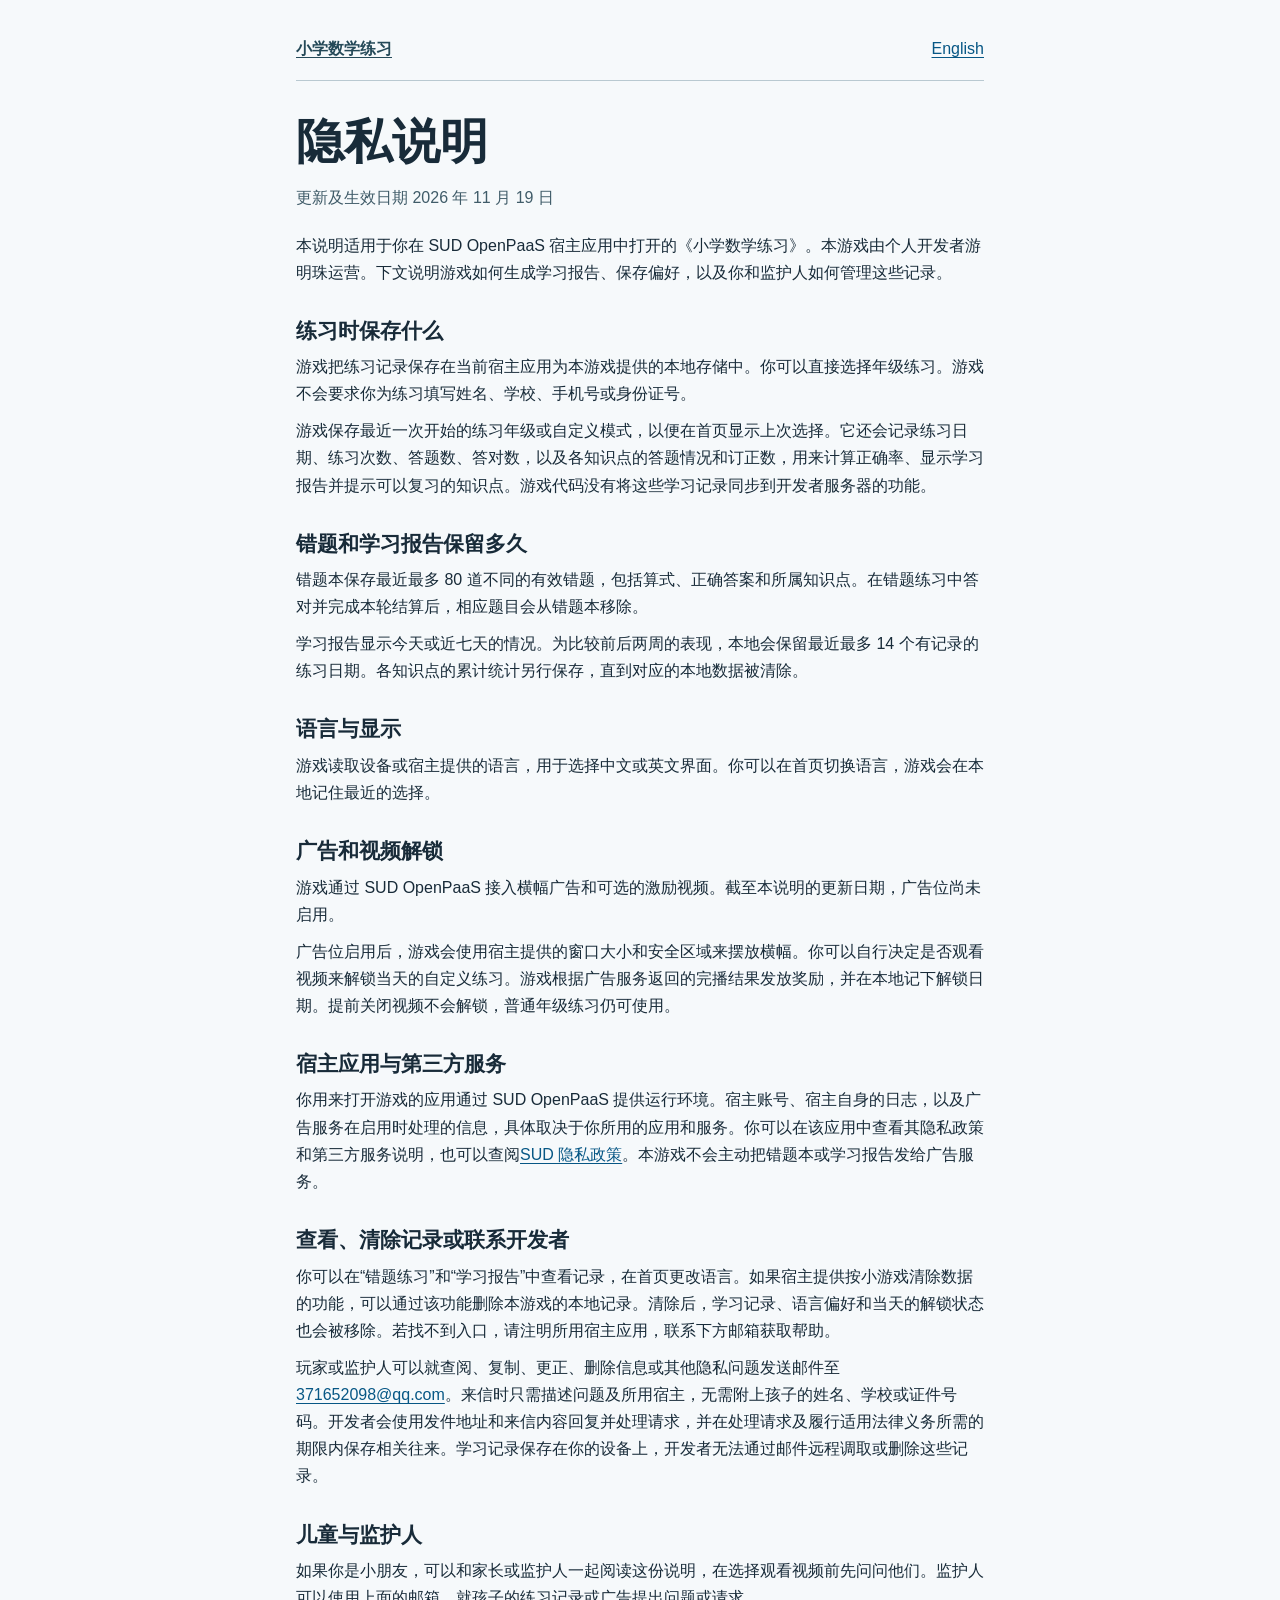
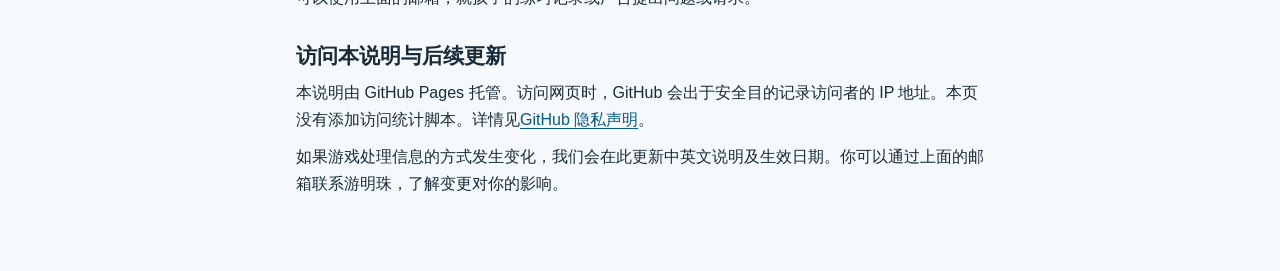
<file: math-test/zh.html>
<!doctype html>
<html lang="zh-Hans">
<head>
  <meta charset="utf-8">
  <meta name="referrer" content="no-referrer">
  <meta name="viewport" content="width=device-width, initial-scale=1">
  <title>小学数学练习隐私说明</title>
  <link rel="stylesheet" href="style.css">
  <link rel="alternate" hreflang="zh-Hans" href="zh.html">
  <link rel="alternate" hreflang="en" href="en.html">
</head>
<body>
  <header class="bar"><a href="index.html" class="brand">小学数学练习</a><a href="en.html" lang="en" hreflang="en">English</a></header>
  <main>
    <h1>隐私说明</h1>
    <p class="meta">更新及生效日期 <time datetime="2026-11-19">2026 年 11 月 19 日</time></p>
    <p>本说明适用于你在 SUD OpenPaaS 宿主应用中打开的《小学数学练习》。本游戏由个人开发者游明珠运营。下文说明游戏如何生成学习报告、保存偏好，以及你和监护人如何管理这些记录。</p>
    <section>
      <h2>练习时保存什么</h2>
      <p>游戏把练习记录保存在当前宿主应用为本游戏提供的本地存储中。你可以直接选择年级练习。游戏不会要求你为练习填写姓名、学校、手机号或身份证号。</p>
      <p>游戏保存最近一次开始的练习年级或自定义模式，以便在首页显示上次选择。它还会记录练习日期、练习次数、答题数、答对数，以及各知识点的答题情况和订正数，用来计算正确率、显示学习报告并提示可以复习的知识点。游戏代码没有将这些学习记录同步到开发者服务器的功能。</p>
    </section>
    <section>
      <h2>错题和学习报告保留多久</h2>
      <p>错题本保存最近最多 80 道不同的有效错题，包括算式、正确答案和所属知识点。在错题练习中答对并完成本轮结算后，相应题目会从错题本移除。</p>
      <p>学习报告显示今天或近七天的情况。为比较前后两周的表现，本地会保留最近最多 14 个有记录的练习日期。各知识点的累计统计另行保存，直到对应的本地数据被清除。</p>
    </section>
    <section>
      <h2>语言与显示</h2>
      <p>游戏读取设备或宿主提供的语言，用于选择中文或英文界面。你可以在首页切换语言，游戏会在本地记住最近的选择。</p>
    </section>
    <section>
      <h2>广告和视频解锁</h2>
      <p>游戏通过 SUD OpenPaaS 接入横幅广告和可选的激励视频。截至本说明的更新日期，广告位尚未启用。</p>
      <p>广告位启用后，游戏会使用宿主提供的窗口大小和安全区域来摆放横幅。你可以自行决定是否观看视频来解锁当天的自定义练习。游戏根据广告服务返回的完播结果发放奖励，并在本地记下解锁日期。提前关闭视频不会解锁，普通年级练习仍可使用。</p>
    </section>
    <section>
      <h2>宿主应用与第三方服务</h2>
      <p>你用来打开游戏的应用通过 SUD OpenPaaS 提供运行环境。宿主账号、宿主自身的日志，以及广告服务在启用时处理的信息，具体取决于你所用的应用和服务。你可以在该应用中查看其隐私政策和第三方服务说明，也可以查阅<a href="https://www.sud.tech/en/privacy">SUD 隐私政策</a>。本游戏不会主动把错题本或学习报告发给广告服务。</p>
    </section>
    <section>
      <h2>查看、清除记录或联系开发者</h2>
      <p>你可以在“错题练习”和“学习报告”中查看记录，在首页更改语言。如果宿主提供按小游戏清除数据的功能，可以通过该功能删除本游戏的本地记录。清除后，学习记录、语言偏好和当天的解锁状态也会被移除。若找不到入口，请注明所用宿主应用，联系下方邮箱获取帮助。</p>
      <p>玩家或监护人可以就查阅、复制、更正、删除信息或其他隐私问题发送邮件至<a href="mailto:371652098@qq.com">371652098@qq.com</a>。来信时只需描述问题及所用宿主，无需附上孩子的姓名、学校或证件号码。开发者会使用发件地址和来信内容回复并处理请求，并在处理请求及履行适用法律义务所需的期限内保存相关往来。学习记录保存在你的设备上，开发者无法通过邮件远程调取或删除这些记录。</p>
    </section>
    <section>
      <h2>儿童与监护人</h2>
      <p>如果你是小朋友，可以和家长或监护人一起阅读这份说明，在选择观看视频前先问问他们。监护人可以使用上面的邮箱，就孩子的练习记录或广告提出问题或请求。</p>
    </section>
    <section>
      <h2>访问本说明与后续更新</h2>
      <p>本说明由 GitHub Pages 托管。访问网页时，GitHub 会出于安全目的记录访问者的 IP 地址。本页没有添加访问统计脚本。详情见<a href="https://docs.github.com/en/site-policy/privacy-policies/github-general-privacy-statement">GitHub 隐私声明</a>。</p>
      <p>如果游戏处理信息的方式发生变化，我们会在此更新中英文说明及生效日期。你可以通过上面的邮箱联系游明珠，了解变更对你的影响。</p>
    </section>
  </main>
</body>
</html>
</file>
<file: style.css>
:root { color-scheme: light; --ink: #342a2c; --muted: #746469; --brand: #8b3d49; --line: #e6dadd; }
* { box-sizing: border-box; }
body { margin: 0; background: #fffdfa; color: var(--ink); font-family: -apple-system, BlinkMacSystemFont, "Segoe UI", "PingFang SC", "Microsoft YaHei", sans-serif; font-size: 17px; line-height: 1.8; }
header, main, footer { width: min(100% - 40px, 840px); margin-inline: auto; }
header { padding-block: 24px 16px; border-bottom: 1px solid var(--line); }
nav { display: flex; flex-wrap: wrap; justify-content: space-between; align-items: center; gap: 12px 24px; }
.brand { color: var(--brand); font-weight: 700; text-decoration: none; }
.languages { display: flex; flex-wrap: wrap; gap: 18px; }
a { color: var(--brand); text-underline-offset: 3px; overflow-wrap: anywhere; }
a:focus-visible { outline: 3px solid #b06b36; outline-offset: 4px; border-radius: 2px; }
main { padding-block: 34px 32px; }
h1 { margin: 0 0 14px; font-size: clamp(26px, 5vw, 36px); line-height: 1.3; color: var(--brand); }
h2 { margin: 34px 0 10px; font-size: 22px; line-height: 1.5; }
h3 { margin: 24px 0 8px; font-size: 18px; }
p { margin: 12px 0; overflow-wrap: break-word; }
li { margin-block: 8px; }
ul { padding-left: 24px; }
.meta, footer { color: var(--muted); font-size: 15px; }
.toc { margin-block: 24px; padding-block: 18px; border-block: 1px solid var(--line); }
.toc a { display: inline-block; margin: 4px 20px 4px 0; }
footer { padding-block: 24px 36px; border-top: 1px solid var(--line); }
.language-links { list-style: none; padding: 0; }
.language-links a { display: block; padding: 18px 0; font-size: 21px; }
@media (max-width: 480px) { body { font-size: 16px; } header, main, footer { width: calc(100% - 32px); } main { padding-top: 26px; } h2 { font-size: 20px; } }
@media print { body { background: white; color: black; font-size: 11pt; } header, main, footer { width: 100%; } nav .languages, .toc { display: none; } h2, h3 { break-after: avoid; } a { color: inherit; } }
</file>
<file: math-test/style.css>
* { box-sizing: border-box; }
html { color-scheme: light; background: #f6f9fb; color: #182b39; font: 100%/1.7 Inter, Arial, "Microsoft YaHei", sans-serif; }
body { margin: 0 auto; max-width: 48rem; padding: 1.5rem clamp(1rem, 4vw, 2.5rem) 4rem; overflow-wrap: anywhere; }
.bar { display: flex; gap: 1.5rem; align-items: baseline; justify-content: space-between; padding: .7rem 0 1.1rem; border-bottom: 1px solid #b9c9d1; }
a { color: #075785; text-underline-offset: .2em; }
a:focus-visible { outline: 3px solid #885016; outline-offset: 4px; }
.brand { color: #244958; font-weight: 700; }
h1, h2 { line-height: 1.22; }
h1 { margin: 2rem 0 .8rem; font-size: clamp(2rem, 6vw, 3rem); }
h2 { margin: 2rem 0 .6rem; font-size: 1.32rem; }
p { margin: .6rem 0; }
.meta { color: #405c69; margin: 0 0 1.25rem; }
.languages { margin-top: 9vh; }
.languages nav { display: flex; flex-wrap: wrap; gap: .85rem; margin-top: 2rem; }
.languages nav a { border: 1px solid #38708a; padding: .65rem 1rem; border-radius: .4rem; }
@media print { html { background: white; color: black; } .bar a:last-child { display: none; } h2 { break-after: avoid; } }
</file>
